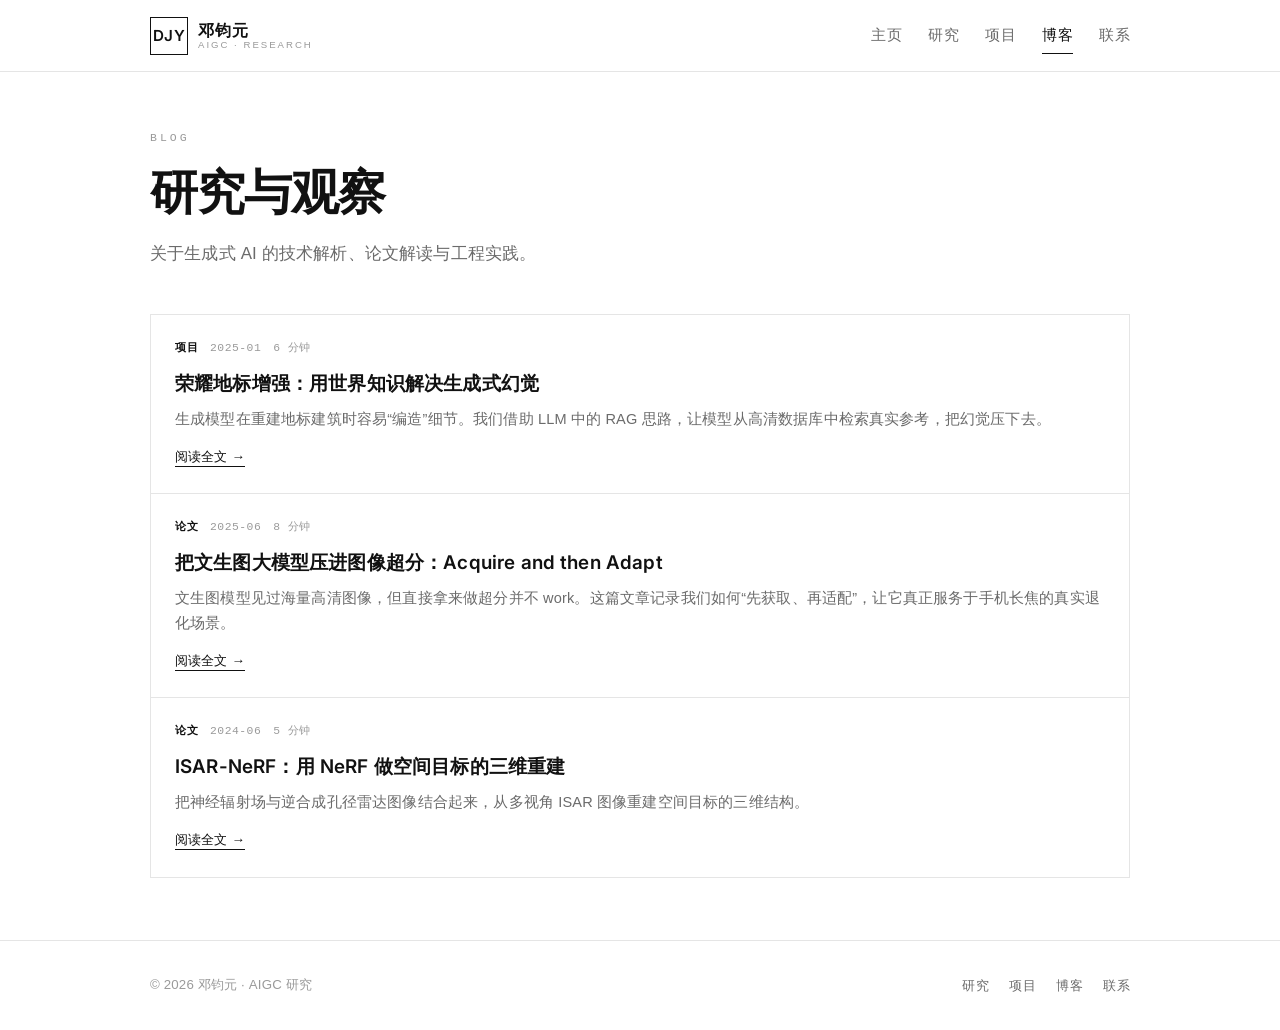
<file: blog.html>
<!DOCTYPE html>
<html lang="zh-CN">
<head>
  <meta charset="UTF-8">
  <meta name="viewport" content="width=device-width, initial-scale=1.0">
  <title>博客 | {name} · AIGC</title>
  <meta name="description" content="{name}的博客：关于生成式 AI 的技术解析、论文解读与工程实践。">
  <meta property="og:title" content="博客 | {name} · AIGC">
  <link rel="icon" href="data:image/svg+xml,<svg xmlns='http://www.w3.org/2000/svg' viewBox='0 0 100 100'><rect width='100' height='100' rx='18' fill='%23111'/><text x='50' y='68' font-size='46' text-anchor='middle' fill='%23fff' font-family='monospace'>D</text></svg>">
  <link rel="stylesheet" href="css/style.css">
</head>
<body data-page="blog">
  <div id="siteHeader"></div>

  <main class="container">
    <section class="hero" style="padding-bottom:10px;">
      <div class="eyebrow">Blog</div>
      <h1 class="hero-title" style="max-width:760px;">研究与观察</h1>
      <p class="lead">关于生成式 AI 的技术解析、论文解读与工程实践。</p>
    </section>

    <section style="padding-top:10px;">
      <div class="blog-list" id="postList" data-render></div>
    </section>
  </main>

  <div id="siteFooter"></div>

  <script src="js/partials.js"></script>
  <script src="js/render.js"></script>
  <script src="js/main.js"></script>
</body>
</html>
</file>
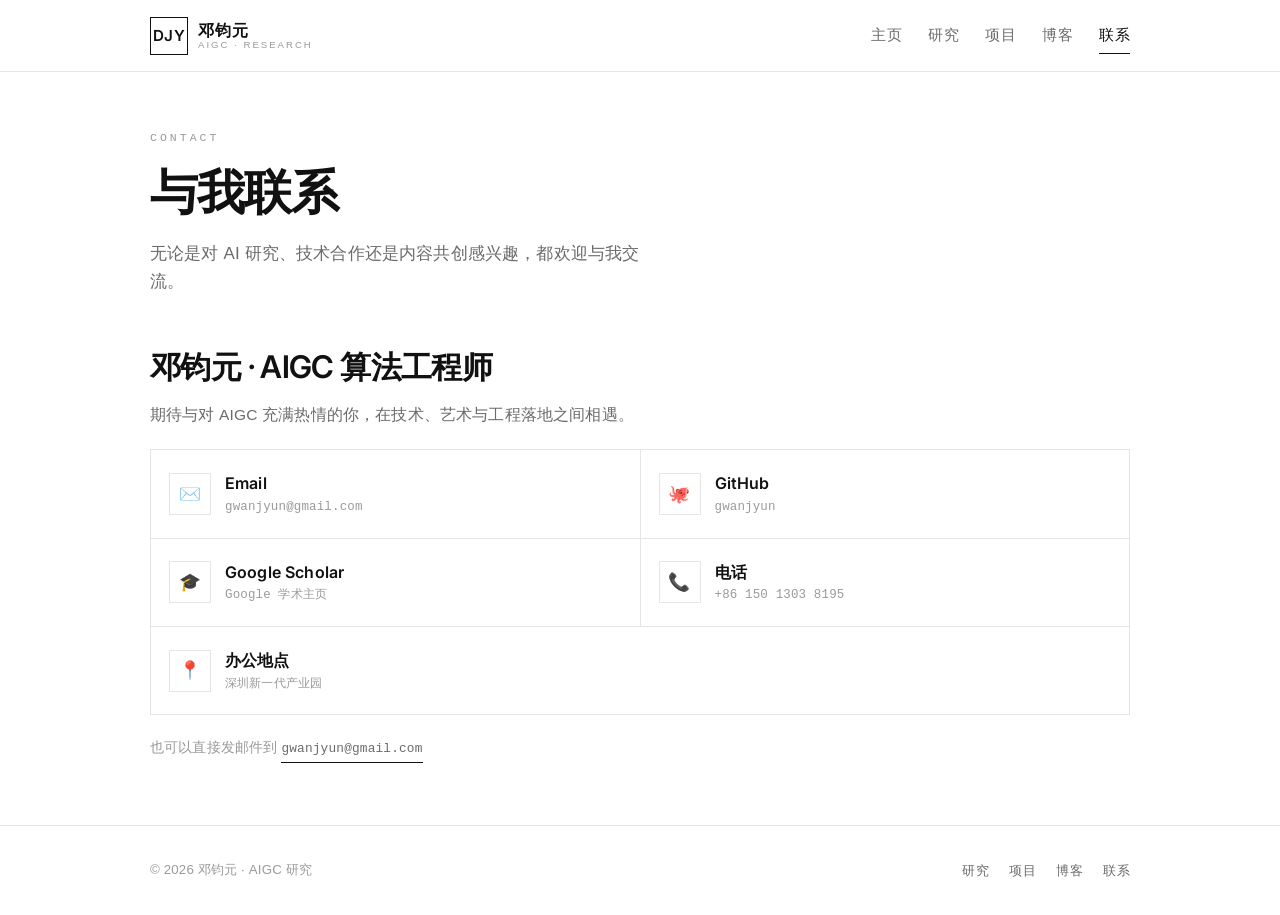
<file: contact.html>
<!DOCTYPE html>
<html lang="zh-CN">
<head>
  <meta charset="UTF-8">
  <meta name="viewport" content="width=device-width, initial-scale=1.0">
  <title>联系 | {name} · AIGC</title>
  <meta name="description" content="与{name}联系：学术合作、技术交流与内容共创。">
  <meta property="og:title" content="联系 | {name} · AIGC">
  <link rel="icon" href="data:image/svg+xml,<svg xmlns='http://www.w3.org/2000/svg' viewBox='0 0 100 100'><rect width='100' height='100' rx='18' fill='%23111'/><text x='50' y='68' font-size='46' text-anchor='middle' fill='%23fff' font-family='monospace'>D</text></svg>">
  <link rel="stylesheet" href="css/style.css">
</head>
<body data-page="contact">
  <div id="siteHeader"></div>

  <main class="container">
    <section class="hero" style="padding-bottom:10px;">
      <div class="eyebrow">Contact</div>
      <h1 class="hero-title" style="max-width:760px;">与我联系</h1>
      <p class="lead contact-intro">
        无论是对 AI 研究、技术合作还是内容共创感兴趣，都欢迎与我交流。
      </p>
    </section>

    <section style="padding-top:10px;">
      <div class="section-head">
        <h2 id="contactName"></h2>
        <p>期待与对 AIGC 充满热情的你，在技术、艺术与工程落地之间相遇。</p>
      </div>
      <div class="contact-links" id="contactCards" data-render></div>
      <p style="margin-top:22px;color:var(--ink-faint);font-size:.86rem;">
        也可以直接发邮件到 <a class="avatar-email" id="contactEmail" href="#"></a>
      </p>
    </section>
  </main>

  <div id="siteFooter"></div>

  <script src="js/partials.js"></script>
  <script src="js/render.js"></script>
  <script src="js/main.js"></script>
</body>
</html>
</file>
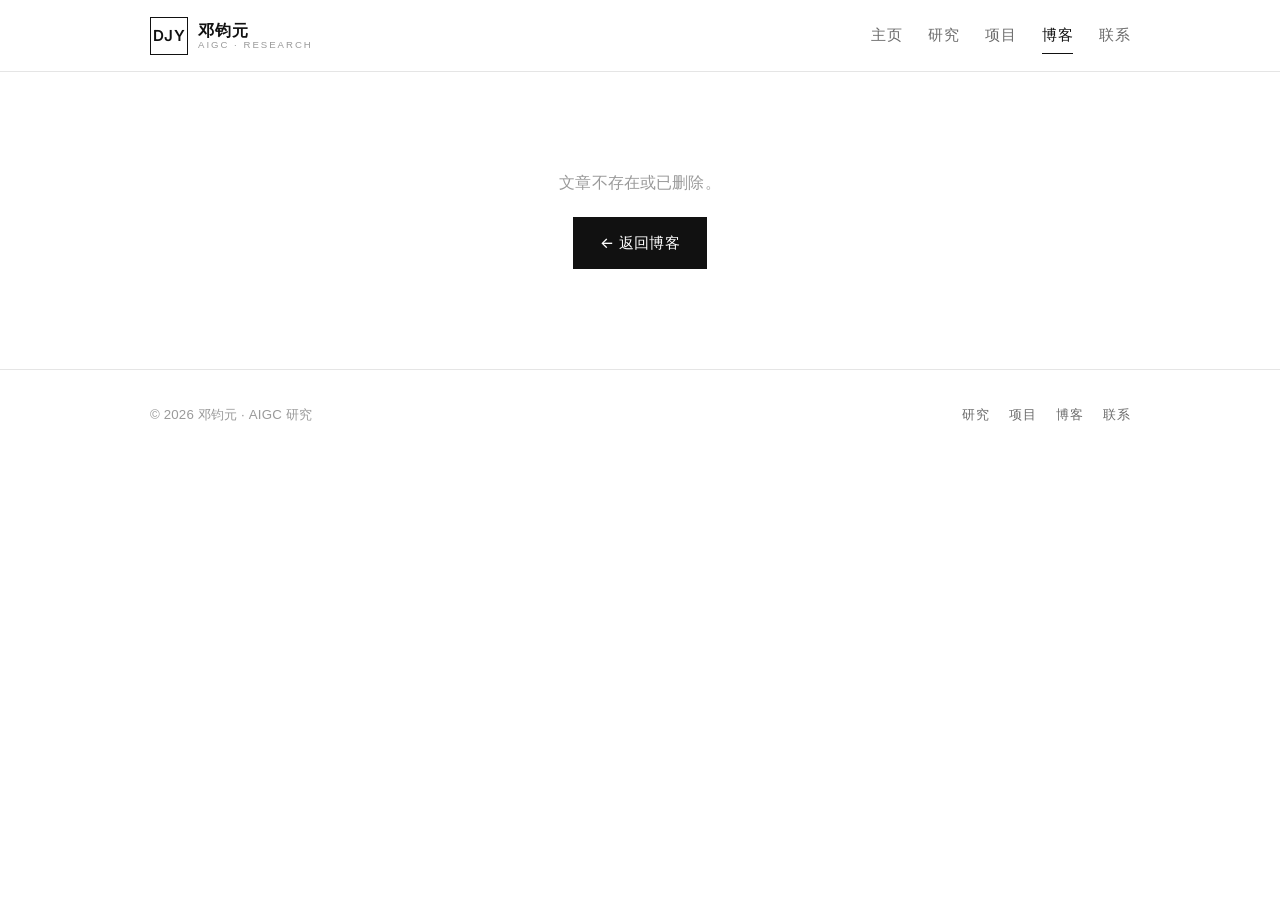
<file: post.html>
<!DOCTYPE html>
<html lang="zh-CN">
<head>
  <meta charset="UTF-8">
  <meta name="viewport" content="width=device-width, initial-scale=1.0">
  <title>文章 | {name} · AIGC</title>
  <meta name="description" content="文章正文">
  <link rel="icon" href="data:image/svg+xml,<svg xmlns='http://www.w3.org/2000/svg' viewBox='0 0 100 100'><rect width='100' height='100' rx='18' fill='%23111'/><text x='50' y='68' font-size='46' text-anchor='middle' fill='%23fff' font-family='monospace'>D</text></svg>">
  <link rel="stylesheet" href="css/style.css">
</head>
<body data-page="post">
  <div id="siteHeader"></div>

  <main class="container">
    <article class="post-wrap" style="padding:48px 0 20px;" id="postBody" data-render>
      <p style="color:var(--ink-faint);">加载中…</p>
    </article>
  </main>

  <div id="siteFooter"></div>

  <script src="js/partials.js"></script>
  <script src="js/render.js"></script>
  <script src="js/main.js"></script>
</body>
</html>
</file>
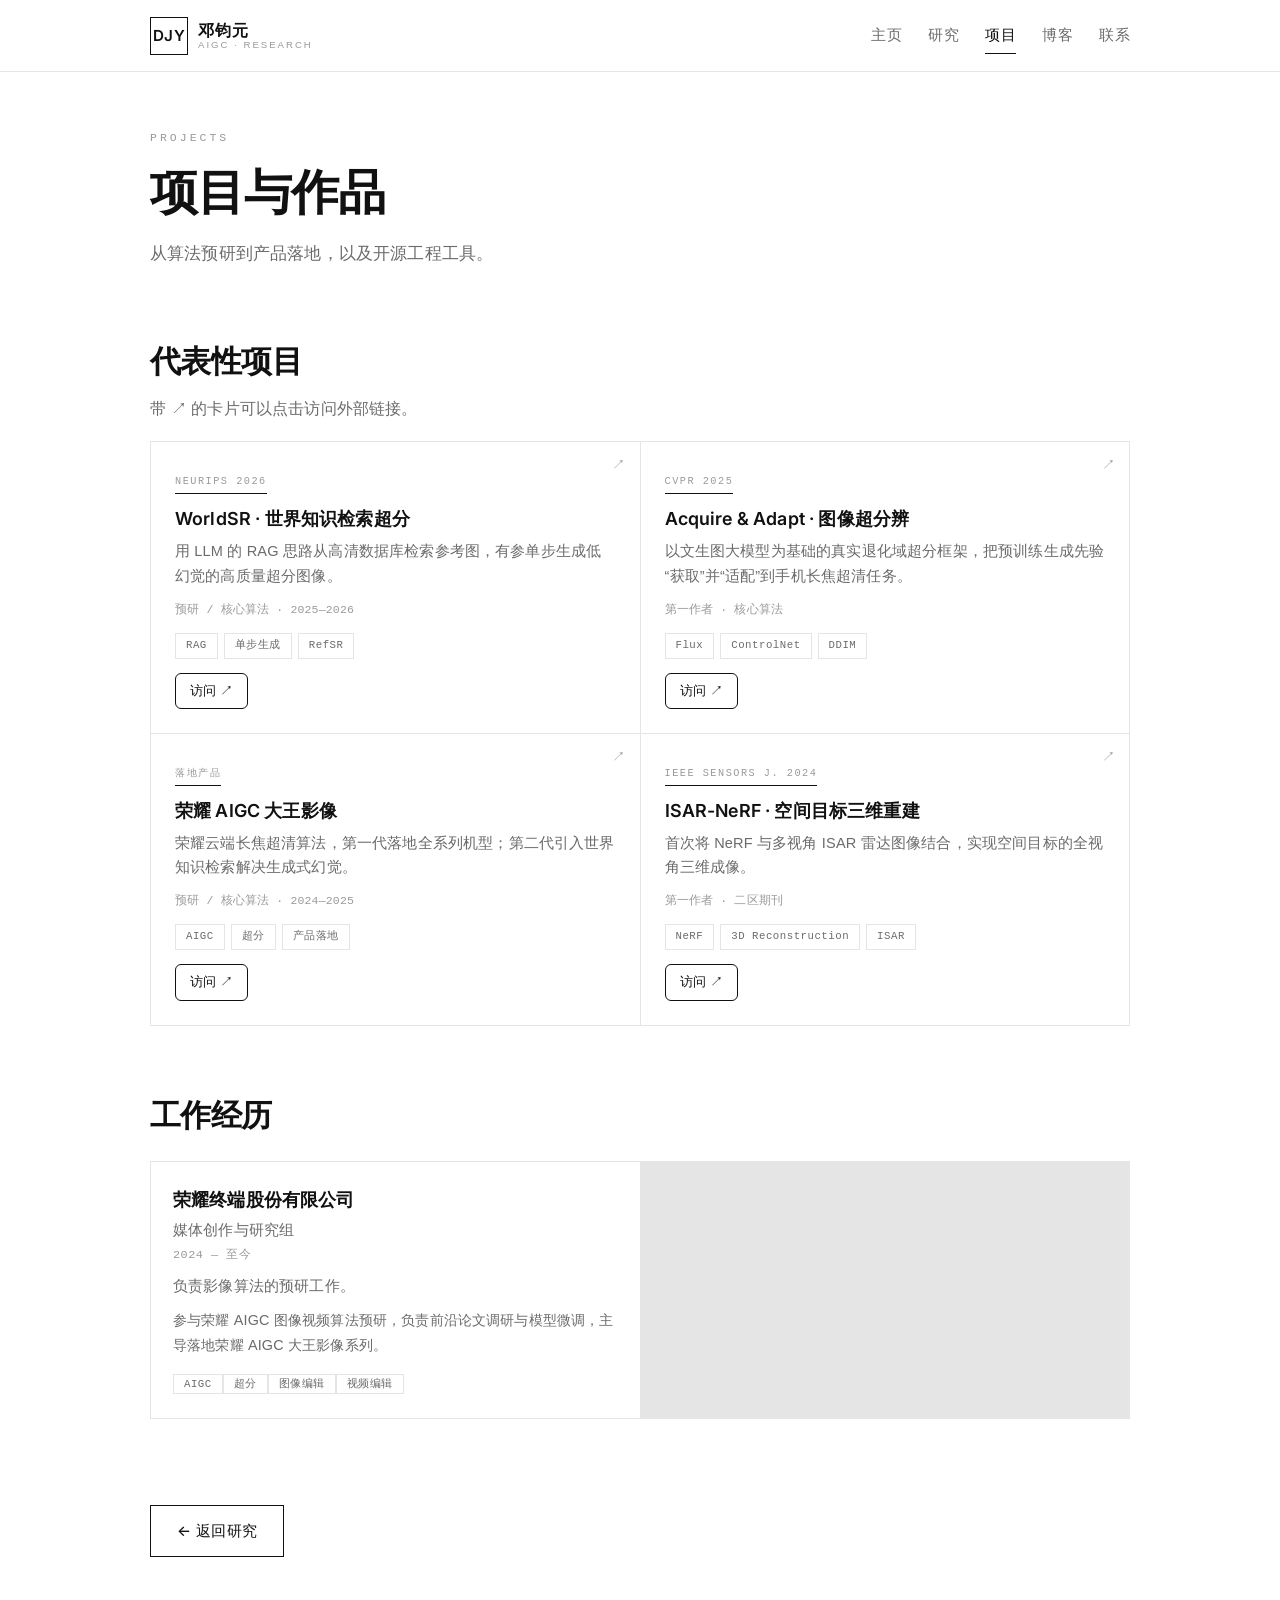
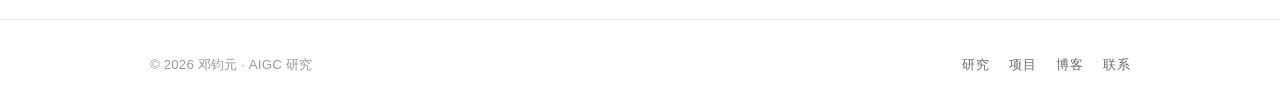
<file: projects.html>
<!DOCTYPE html>
<html lang="zh-CN">
<head>
  <meta charset="UTF-8">
  <meta name="viewport" content="width=device-width, initial-scale=1.0">
  <title>项目 | {name} · AIGC</title>
  <meta name="description" content="{name}的项目经历：荣耀 AIGC 大王影像系列、WorldSR 世界知识检索超分、OminiControl 等。">
  <meta property="og:title" content="项目 | {name} · AIGC">
  <link rel="icon" href="data:image/svg+xml,<svg xmlns='http://www.w3.org/2000/svg' viewBox='0 0 100 100'><rect width='100' height='100' rx='18' fill='%23111'/><text x='50' y='68' font-size='46' text-anchor='middle' fill='%23fff' font-family='monospace'>D</text></svg>">
  <link rel="stylesheet" href="css/style.css">
</head>
<body data-page="projects">
  <div id="siteHeader"></div>

  <main class="container">
    <section class="hero" style="padding-bottom:10px;">
      <div class="eyebrow">Projects</div>
      <h1 class="hero-title" style="max-width:760px;">项目与作品</h1>
      <p class="lead">从算法预研到产品落地，以及开源工程工具。</p>
    </section>

    <section>
      <div class="section-head">
        <h2>代表性项目</h2>
        <p>带 ↗ 的卡片可以点击访问外部链接。</p>
      </div>
      <div class="grid-2" id="projectCards" data-render></div>
    </section>

    <section>
      <div class="section-head">
        <h2>工作经历</h2>
      </div>
      <div class="exp-list" id="workExperience" data-render></div>
    </section>

    <section>
      <div class="section-foot">
        <a class="btn btn-ghost" href="research.html">← 返回研究</a>
      </div>
    </section>
  </main>

  <div id="siteFooter"></div>

  <script src="js/partials.js"></script>
  <script src="js/render.js"></script>
  <script src="js/main.js"></script>
</body>
</html>
</file>
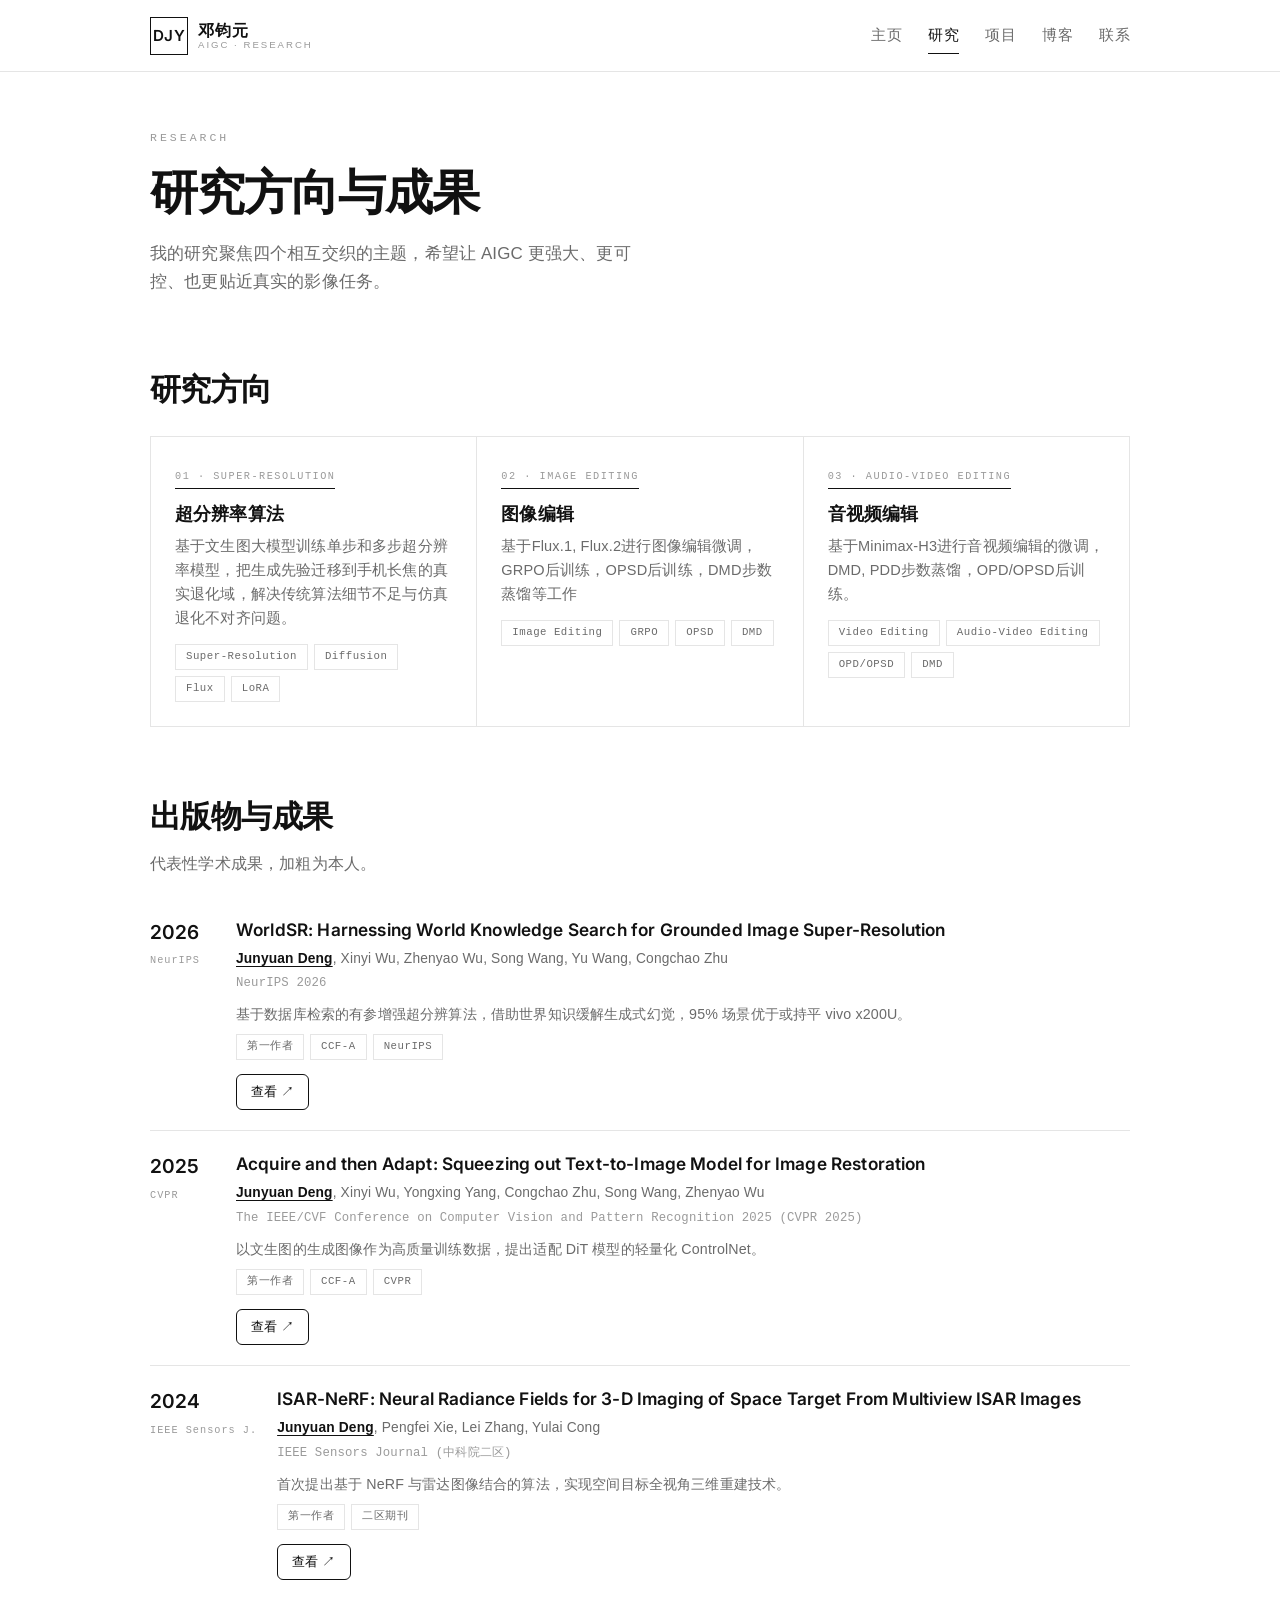
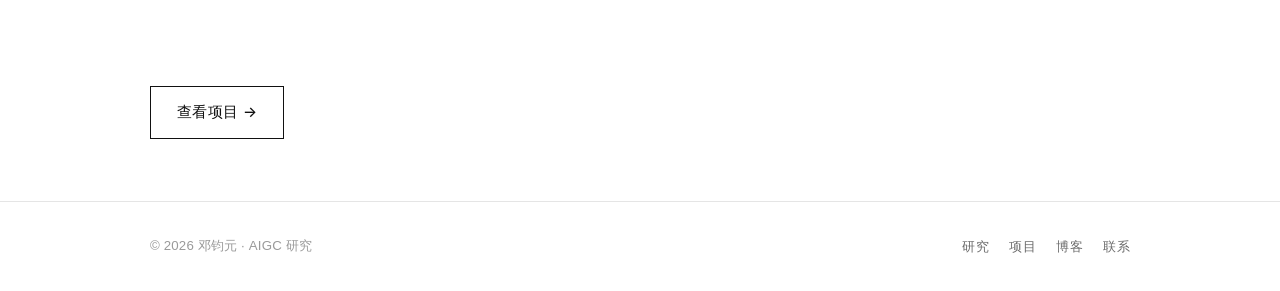
<file: research.html>
<!DOCTYPE html>
<html lang="zh-CN">
<head>
  <meta charset="UTF-8">
  <meta name="viewport" content="width=device-width, initial-scale=1.0">
  <title>研究 | {name} · AIGC</title>
  <meta name="description" content="{name}的研究方向与学术成果：图像超分辨率、世界知识检索、扩散模型可控生成，以及 CVPR 2025 等代表性论文。">
  <meta property="og:title" content="研究 | {name} · AIGC">
  <link rel="icon" href="data:image/svg+xml,<svg xmlns='http://www.w3.org/2000/svg' viewBox='0 0 100 100'><rect width='100' height='100' rx='18' fill='%23111'/><text x='50' y='68' font-size='46' text-anchor='middle' fill='%23fff' font-family='monospace'>D</text></svg>">
  <link rel="stylesheet" href="css/style.css">
</head>
<body data-page="research">
  <div id="siteHeader"></div>

  <main class="container">
    <section class="hero" style="padding-bottom:10px;">
      <div class="eyebrow">Research</div>
      <h1 class="hero-title" style="max-width:760px;">研究方向与成果</h1>
      <p class="lead">我的研究聚焦四个相互交织的主题，希望让 AIGC 更强大、更可控、也更贴近真实的影像任务。</p>
    </section>

    <section>
      <div class="section-head">
        <h2>研究方向</h2>
      </div>
      <div class="grid-3" id="researchCards" data-render></div>
    </section>

    <section>
      <div class="section-head">
        <h2>出版物与成果</h2>
        <p>代表性学术成果，加粗为本人。</p>
      </div>
      <div id="publications" data-render></div>
    </section>

    <section id="awardsSection" hidden>
      <div class="section-head">
        <h2>荣誉与任职</h2>
      </div>
      <div class="grid-3" id="awards" data-render></div>
    </section>

    <section>
      <div class="section-foot">
        <a class="btn btn-ghost" href="projects.html">查看项目 →</a>
      </div>
    </section>
  </main>

  <div id="siteFooter"></div>

  <script src="js/partials.js"></script>
  <script src="js/render.js"></script>
  <script src="js/main.js"></script>
</body>
</html>
</file>
<file: css/style.css>
/* ============================================================
   邓钧元 · 个人主页 — 白底黑白极简风格
   主题: 纯白/浅灰底 + 黑白对比 + 大量留白 + 细分割线
   字体: 标题 Inter(几何无衬线) + 正文系统无衬线 + 等宽 mono
   ============================================================ */

@import url('https://fonts.googleapis.com/css2?family=Inter:wght@300;400;500;600;700&display=swap');

:root {
  /* 色板（黑白灰） */
  --bg: #ffffff;
  --bg-soft: #fafafa;
  --bg-card: #ffffff;
  --ink: #111111;
  --ink-soft: #3a3a3a;
  --ink-dim: #6b6b6b;
  --ink-faint: #9a9a9a;
  --line: #e5e5e5;
  --line-soft: #eeeeee;
  --accent: #000000;
  --accent-rev: #ffffff;

  --radius: 12px;
  --radius-sm: 8px;
  --shadow: 0 18px 48px rgba(0, 0, 0, .06);

  --display: "Inter", "PingFang SC", "Source Han Sans SC", "Microsoft YaHei",
             -apple-system, "Helvetica Neue", sans-serif;
  --sans: -apple-system, BlinkMacSystemFont, "Segoe UI", "PingFang SC",
          "Hiragino Sans GB", "Microsoft YaHei", "Helvetica Neue", sans-serif;
  --mono: "JetBrains Mono", "SFMono-Regular", ui-monospace, Consolas, "Courier New", monospace;

  --nav-h: 72px;
  --maxw: 1020px;
}

* { box-sizing: border-box; margin: 0; padding: 0; }

html { scroll-behavior: smooth; }

body {
  font-family: var(--sans);
  background: var(--bg);
  color: var(--ink-soft);
  line-height: 1.66;
  letter-spacing: .01em;
  font-size: 1rem;
  -webkit-font-smoothing: antialiased;
  text-rendering: optimizeLegibility;
}

a { color: var(--ink); text-decoration: none; transition: opacity .2s; border-bottom: 1px solid var(--line); }
a:hover { opacity: .55; }

img { max-width: 100%; display: block; }
::selection { background: var(--ink); color: var(--accent-rev); }

/* ---------- 布局容器 ---------- */
.container { max-width: var(--maxw); margin: 0 auto; padding: 0 20px; }

/* ---------- 顶部导航 ---------- */
.nav {
  position: sticky;
  top: 0;
  z-index: 100;
  height: var(--nav-h);
  background: rgba(255, 255, 255, .9);
  backdrop-filter: blur(8px);
  border-bottom: 1px solid var(--line);
}
.nav-inner {
  height: 100%;
  display: flex;
  align-items: center;
  justify-content: space-between;
}
.brand {
  display: flex;
  align-items: center;
  gap: 10px;
  color: var(--ink);
  border: none;
}
.brand .logo {
  width: 38px;
  height: 38px;
  flex-shrink: 0;
  border: 1px solid var(--ink);
  display: grid;
  place-items: center;
  font-family: var(--display);
  font-size: .95rem;
  font-weight: 600;
  letter-spacing: .5px;
}
.brand-name { display: flex; flex-direction: column; line-height: 1.15; }
.brand .name-cn {
  font-family: var(--display);
  font-size: 1.02rem;
  font-weight: 600;
  letter-spacing: 1px;
  color: var(--ink);
}
.brand small {
  font-size: .6rem;
  font-weight: 400;
  color: var(--ink-faint);
  letter-spacing: 2px;
  text-transform: uppercase;
}
.nav-links { display: flex; gap: 26px; align-items: center; }
.nav-links a {
  color: var(--ink-dim);
  border: none;
  padding: 6px 0;
  font-size: .92rem;
  letter-spacing: .5px;
  position: relative;
}
.nav-links a::after {
  content: "";
  position: absolute;
  left: 0; bottom: 0;
  width: 0; height: 1px;
  background: var(--ink);
  transition: width .25s;
}
.nav-links a:hover { opacity: 1; }
.nav-links a:hover::after { width: 100%; }
.nav-links a.active { color: var(--ink); }
.nav-links a.active::after { width: 100%; }

.nav-toggle {
  display: none;
  background: none;
  border: none;
  color: var(--ink);
  font-size: 1.5rem;
  cursor: pointer;
  line-height: 1;
}

/* ---------- Hero ---------- */
.hero { padding: 56px 0 34px; }
.hero-grid {
  display: grid;
  grid-template-columns: 1.3fr 1fr;
  gap: 44px;
  align-items: center;
}
.eyebrow {
  font-family: var(--mono);
  font-size: .72rem;
  color: var(--ink-faint);
  letter-spacing: 3px;
  text-transform: uppercase;
  margin-bottom: 16px;
}
h1.hero-title {
  font-family: var(--display);
  font-size: clamp(2rem, 4.4vw, 3rem);
  font-weight: 600;
  line-height: 1.22;
  letter-spacing: -.02em;
  color: var(--ink);
  margin-bottom: 18px;
}
.hero .lead {
  color: var(--ink-dim);
  font-size: 1.06rem;
  max-width: 500px;
  margin-bottom: 26px;
}
.hero .lead strong { color: var(--ink); font-weight: 600; }

.hero-actions { display: flex; gap: 16px; flex-wrap: wrap; }

/* 按钮 */
.btn {
  display: inline-flex;
  align-items: center;
  gap: 8px;
  padding: 13px 26px;
  font-family: var(--display);
  font-size: .92rem;
  font-weight: 500;
  letter-spacing: .4px;
  cursor: pointer;
  border: 1px solid var(--ink);
  transition: all .2s;
}
.btn-primary { background: var(--ink); color: var(--accent-rev); border-bottom: 1px solid var(--ink); }
.btn-primary:hover { background: transparent; color: var(--ink); opacity: 1; }
.btn-ghost { background: transparent; color: var(--ink); }
.btn-ghost:hover { background: var(--ink); color: var(--accent-rev); opacity: 1; }

/* Hero 右侧头像卡 */
.avatar-card {
  background: var(--bg-soft);
  border: 1px solid var(--line);
  border-radius: var(--radius);
  padding: 28px 24px;
  text-align: center;
}
.avatar-photo {
  width: 100%;
  max-width: 230px;
  aspect-ratio: 4 / 5;
  margin: 0 auto 16px;
  border-radius: 10px;
  overflow: hidden;
  background: #f0f0f0;
  border: 1px solid var(--line);
  display: grid;
  place-items: center;
}
.avatar-photo img { width: 100%; height: 100%; object-fit: cover; }
.avatar-photo .avatar-initials {
  font-family: var(--display);
  font-size: 3rem;
  font-weight: 600;
  color: var(--ink-faint);
  letter-spacing: 2px;
}
.avatar-photo.has-photo .avatar-initials { display: none; }
.avatar-name {
  font-family: var(--display);
  font-size: 1.5rem;
  font-weight: 600;
  color: var(--ink);
  margin-bottom: 4px;
}
.avatar-name-en {
  font-family: var(--mono);
  font-size: .72rem;
  letter-spacing: 2px;
  text-transform: uppercase;
  color: var(--ink-faint);
  margin-bottom: 10px;
}
.avatar-title { font-size: .96rem; color: var(--ink); margin-bottom: 6px; }
.avatar-headline { font-size: .84rem; color: var(--ink-dim); margin-bottom: 16px; line-height: 1.6; }
.avatar-email {
  display: inline-block;
  font-family: var(--mono);
  font-size: .8rem;
  color: var(--ink-dim);
  border-bottom: 1px solid var(--ink);
  padding-bottom: 2px;
  word-break: break-all;
}
.avatar-email:hover { opacity: .6; }

/* 经历卡片 */
.exp-list {
  display: grid;
  grid-template-columns: 1fr 1fr;
  gap: 1px;
  background: var(--line);
  border: 1px solid var(--line);
}
.exp-card { background: var(--bg-card); padding: 22px; transition: background .2s; }
.exp-card:hover { background: var(--bg-soft); }
.exp-head { margin-bottom: 8px; }
.exp-title {
  font-family: var(--display);
  font-size: 1.14rem;
  font-weight: 600;
  color: var(--ink);
  margin-bottom: 3px;
}
.exp-role { font-size: .92rem; color: var(--ink-dim); margin-bottom: 4px; }
.exp-period {
  font-family: var(--mono);
  font-size: .74rem;
  color: var(--ink-faint);
  letter-spacing: .5px;
}
.exp-desc { font-size: .92rem; color: var(--ink-dim); margin-bottom: 10px; }
.exp-detail {
  font-size: .9rem;
  color: var(--ink-dim);
  margin-bottom: 12px;
  line-height: 1.7;
}
.exp-link-wrap { margin-top: 14px; }
.exp-link {
  display: inline-flex;
  align-items: center;
  gap: 4px;
  font-size: .84rem;
  color: var(--ink);
  border: 1px solid var(--ink);
  padding: 6px 14px;
  border-radius: 6px;
  transition: all .18s;
}
.exp-link:hover { background: var(--ink); color: var(--accent-rev); opacity: 1; }

/* ---------- 段落通用 ---------- */
section { padding: 32px 0; }
.section-head { margin-bottom: 20px; }
.section-head h2 {
  font-family: var(--display);
  font-weight: 600;
  font-size: clamp(1.55rem, 2.6vw, 1.95rem);
  color: var(--ink);
  letter-spacing: -.02em;
  margin-bottom: 8px;
}
.section-head p { color: var(--ink-dim); max-width: 580px; font-size: .97rem; }
.section-foot { margin-top: 22px; }

/* ---------- 统计条 ----------
   列数由卡片数量决定（JS 写入 --stat-cols），这样增删统计项都不用改 CSS */
.stats-row {
  display: grid;
  grid-template-columns: repeat(var(--stat-cols, 4), 1fr);
  border-top: 1px solid var(--line);
  border-bottom: 1px solid var(--line);
}
.stat-card { padding: 24px 8px; text-align: center; border-right: 1px solid var(--line); }
.stat-card:last-child { border-right: none; }
.stat-card .num {
  font-family: var(--display);
  font-size: 2.2rem;
  font-weight: 600;
  font-variant-numeric: tabular-nums;
  color: var(--ink);
  line-height: 1.1;
}
.stat-card .lbl {
  color: var(--ink-faint);
  font-size: .72rem;
  letter-spacing: 1px;
  margin-top: 8px;
  text-transform: uppercase;
}

/* ---------- 卡片网格（细线框） ---------- */
.grid-2 { display: grid; grid-template-columns: 1fr 1fr; gap: 1px; background: var(--line); border: 1px solid var(--line); }
.grid-3 { display: grid; grid-template-columns: repeat(3, 1fr); gap: 1px; background: var(--line); border: 1px solid var(--line); }

/* 奇数张卡片时最后一张横跨整行，避免网格出现空白格 */
.grid-2 > :last-child:nth-child(odd) { grid-column: 1 / -1; }

/* 三列布局：最后一行不满 3 张时让末张卡片加宽，避免右侧留空白格。
   4 张（余 1）→ 末张跨 3 列；5 张（余 2）→ 末张跨 2 列；6 张 → 正好两行不变。
   用 :has() 精确判断最后一个子元素在 3 列网格中的位置；
   旧浏览器忽略此规则，退化为普通网格，不影响内容可读性。 */
.grid-3:has(> :last-child:nth-child(3n + 1)):not(:has(> :nth-child(6))) > :last-child { grid-column: 1 / -1; }
.grid-3:has(> :last-child:nth-child(3n + 2)) > :last-child { grid-column: span 2; }

.card { background: var(--bg-card); padding: 24px; transition: background .2s; }
.card:hover { background: var(--bg-soft); }
.card .chip {
  display: inline-block;
  font-family: var(--mono);
  font-size: .64rem;
  letter-spacing: 1.5px;
  color: var(--ink-faint);
  text-transform: uppercase;
  border-bottom: 1px solid var(--ink);
  padding-bottom: 3px;
  margin-bottom: 12px;
}
.card h3 { font-size: 1.12rem; font-family: var(--display); color: var(--ink); font-weight: 600; margin-bottom: 8px; line-height: 1.4; }
.card p { font-size: .91rem; color: var(--ink-dim); }
.card .meta { font-family: var(--mono); font-size: .72rem; color: var(--ink-faint); margin-top: 12px; }
.card .tags { display: flex; flex-wrap: wrap; gap: 6px; margin-top: 14px; }
.tag {
  font-family: var(--mono);
  font-size: .67rem;
  letter-spacing: .5px;
  padding: 3px 10px;
  border: 1px solid var(--line);
  color: var(--ink-dim);
}

/* ---------- 出版物 ---------- */
.pub-item {
  display: grid;
  grid-template-columns: auto 1fr;
  gap: 20px;
  padding: 20px 0;
  border-bottom: 1px solid var(--line);
}
.pub-item:last-child { border-bottom: none; }
.pub-badge { min-width: 66px; }
.pub-badge .yr { display: block; font-family: var(--display); font-size: 1.2rem; font-weight: 600; color: var(--ink); }
.pub-badge .type { font-family: var(--mono); font-size: .64rem; letter-spacing: 1px; color: var(--ink-faint); margin-top: 4px; display: block; }
.pub-title { font-family: var(--display); font-size: 1.08rem; font-weight: 600; color: var(--ink); margin-bottom: 6px; line-height: 1.45; }
.pub-authors { font-size: .86rem; color: var(--ink-dim); margin-bottom: 4px; }
.pub-authors .me { font-weight: 600; color: var(--ink); text-decoration: underline; text-underline-offset: 3px; }
.pub-venue { font-size: .77rem; color: var(--ink-faint); font-family: var(--mono); line-height: 1.6; }
.pub-badges { margin-top: 8px; display: flex; flex-wrap: wrap; gap: 6px; }
.pub-detail { font-size: .89rem; color: var(--ink-dim); margin-top: 8px; line-height: 1.7; }

/* 论文卡片（首页） */
.paper-grid { display: grid; grid-template-columns: 1fr 1fr; gap: 1px; background: var(--line); border: 1px solid var(--line); }
.paper-card {
  background: var(--bg-card);
  padding: 22px;
  transition: background .2s;
  display: flex;
  flex-direction: column;
}
.paper-card:hover { background: var(--bg-soft); }
.paper-meta { display: flex; align-items: baseline; gap: 10px; margin-bottom: 12px; }
.paper-year { font-family: var(--display); font-size: 1.22rem; font-weight: 600; color: var(--ink); }
.paper-type { font-family: var(--mono); font-size: .68rem; letter-spacing: 1px; color: var(--ink-faint); }
.paper-title {
  font-family: var(--display);
  font-weight: 600;
  font-size: 1.02rem;
  line-height: 1.45;
  color: var(--ink);
  margin-bottom: 10px;
  flex: 1;
}
.paper-authors { font-size: .84rem; color: var(--ink-dim); margin-bottom: 8px; }
.paper-authors .me { font-weight: 600; color: var(--ink); text-decoration: underline; text-underline-offset: 3px; }
.paper-more { font-style: normal; color: var(--ink-faint); }
.paper-venue { font-family: var(--mono); font-size: .73rem; color: var(--ink-faint); margin-bottom: 10px; line-height: 1.6; }
.paper-badges { display: flex; flex-wrap: wrap; gap: 6px; margin-top: auto; }
.paper-detail { font-size: .89rem; color: var(--ink-dim); margin-bottom: 12px; line-height: 1.7; }
.paper-link-wrap { margin-top: 14px; }
.paper-link {
  display: inline-flex;
  align-items: center;
  gap: 4px;
  font-size: .83rem;
  color: var(--ink);
  border: 1px solid var(--ink);
  padding: 6px 14px;
  border-radius: 6px;
  transition: all .18s;
}
.paper-link:hover { background: var(--ink); color: var(--accent-rev); opacity: 1; }

/* 整卡可点 */
.u-card-clickable { position: relative; }
.u-card-clickable.is-clickable { cursor: pointer; }
.card-corner {
  position: absolute;
  top: 12px;
  right: 14px;
  font-size: .8rem;
  color: var(--ink-faint);
  transition: color .18s;
}
.u-card-clickable.is-clickable:hover .card-corner { color: var(--ink); }
.u-card-clickable.is-clickable:focus-visible { outline: 2px solid var(--ink); outline-offset: -2px; }

/* ---------- 博客 ---------- */
.blog-list { display: grid; gap: 1px; background: var(--line); border: 1px solid var(--line); }
.blog-item { background: var(--bg-card); padding: 24px; transition: background .2s; }
.blog-item:hover { background: var(--bg-soft); }
.blog-meta {
  display: flex;
  align-items: center;
  gap: 12px;
  font-family: var(--mono);
  font-size: .71rem;
  color: var(--ink-faint);
  letter-spacing: .5px;
  margin-bottom: 10px;
}
.blog-meta .cat { color: var(--ink); font-weight: 600; }
.blog-item h3 { margin-bottom: 8px; }
.blog-item h3 a {
  font-family: var(--display);
  font-weight: 600;
  font-size: 1.18rem;
  color: var(--ink);
  border: none;
  line-height: 1.4;
}
.blog-item h3 a:hover { opacity: .5; }
.blog-item p { color: var(--ink-dim); font-size: .91rem; margin-bottom: 12px; }
.blog-read {
  font-size: .84rem;
  color: var(--ink);
  border-bottom: 1px solid var(--ink);
  padding-bottom: 2px;
}

/* 文章正文 */
.post-wrap { max-width: 720px; margin: 0 auto; }
.post-title {
  font-family: var(--display);
  font-size: clamp(1.6rem, 3.4vw, 2.1rem);
  font-weight: 600;
  line-height: 1.38;
  margin-bottom: 16px;
  color: var(--ink);
  letter-spacing: -.01em;
}
.post-body { border-top: 1px solid var(--line); padding-top: 26px; }
.post-body p {
  margin-bottom: 1.4em;
  color: var(--ink-soft);
  font-size: 1.03rem;
  line-height: 1.85;
}
.post-foot { margin-top: 40px; }

/* ---------- 联系 ---------- */
.contact-intro { max-width: 620px; }
/* 卡片数量为奇数时，最后一张横跨整行，避免出现空白格 */
.contact-links {
  display: grid;
  grid-template-columns: 1fr 1fr;
  gap: 1px;
  background: var(--line);
  border: 1px solid var(--line);
  margin-top: 22px;
}
.contact-links > :last-child:nth-child(odd) { grid-column: 1 / -1; }
.contact-card {
  display: flex;
  align-items: center;
  gap: 14px;
  background: var(--bg-card);
  padding: 20px 18px;
  border: none;
  transition: background .2s;
}
.contact-card:hover { background: var(--bg-soft); opacity: 1; }
.contact-card .ic {
  width: 42px; height: 42px;
  border: 1px solid var(--line);
  display: grid;
  place-items: center;
  font-size: 1.1rem;
  flex-shrink: 0;
}
.contact-card .tt { font-family: var(--display); font-weight: 600; color: var(--ink); }
.contact-card .ss { font-size: .78rem; color: var(--ink-faint); word-break: break-all; font-family: var(--mono); }

/* ---------- 页脚 ---------- */
.footer { border-top: 1px solid var(--line); padding: 28px 0; margin-top: 30px; }
.footer-inner { display: flex; justify-content: space-between; align-items: center; gap: 20px; flex-wrap: wrap; }
.footer .copy { color: var(--ink-faint); font-size: .83rem; }
.footer .nav-links { gap: 20px; }
.footer .nav-links a { font-size: .8rem; color: var(--ink-dim); }

/* ---------- 动画 ---------- */
.reveal { opacity: 0; transform: translateY(18px); transition: opacity .6s ease, transform .6s ease; }
.reveal.in { opacity: 1; transform: none; }

/* 减少动效偏好 */
@media (prefers-reduced-motion: reduce) {
  html { scroll-behavior: auto; }
  .reveal { opacity: 1; transform: none; transition: none; }
}

/* ---------- 响应式 ---------- */
@media (max-width: 860px) {
  .hero { padding: 32px 0 24px; }
  .hero-grid { grid-template-columns: 1fr; gap: 30px; }
  .grid-3 { grid-template-columns: repeat(2, 1fr); }
  /* 移动端统计改为两列；用 nth-child 处理任意卡片数量的分隔线 */
  .stats-row { grid-template-columns: repeat(2, 1fr); }
  .stat-card { border-right: 1px solid var(--line); border-bottom: 1px solid var(--line); }
  .stat-card:nth-child(2n) { border-right: none; }
  .stat-card:last-child { border-bottom: none; }
  /* 最后一行只有一个时，横跨整行 */
  .stat-card:last-child:nth-child(odd) { grid-column: 1 / -1; border-right: none; }
  .nav-links {
    position: fixed;
    top: var(--nav-h);
    left: 0; right: 0;
    flex-direction: column;
    align-items: flex-start;
    background: var(--bg);
    border-bottom: 1px solid var(--line);
    padding: 14px 26px;
    gap: 6px;
    transform: translateY(-10px);
    opacity: 0;
    pointer-events: none;
    transition: opacity .2s, transform .2s;
  }
  .nav-links.open { transform: none; opacity: 1; pointer-events: auto; }
  .nav-links a { width: 100%; }
  .nav-toggle { display: block; }
  .contact-links, .exp-list, .paper-grid { grid-template-columns: 1fr; }
  section { padding: 24px 0; }
  .container { padding: 0 16px; }
}

@media (max-width: 560px) {
  .grid-2, .grid-3 { grid-template-columns: 1fr; }
  .stats-row { grid-template-columns: repeat(2, 1fr); }
  .pub-item { grid-template-columns: 1fr; gap: 8px; }
  .hero-actions .btn { width: 100%; justify-content: center; }
}

/* ---------- 打印 ---------- */
@media print {
  .nav, .footer, .hero-actions { display: none; }
  body { color: #000; }
  .reveal { opacity: 1; transform: none; }
}
</file>
